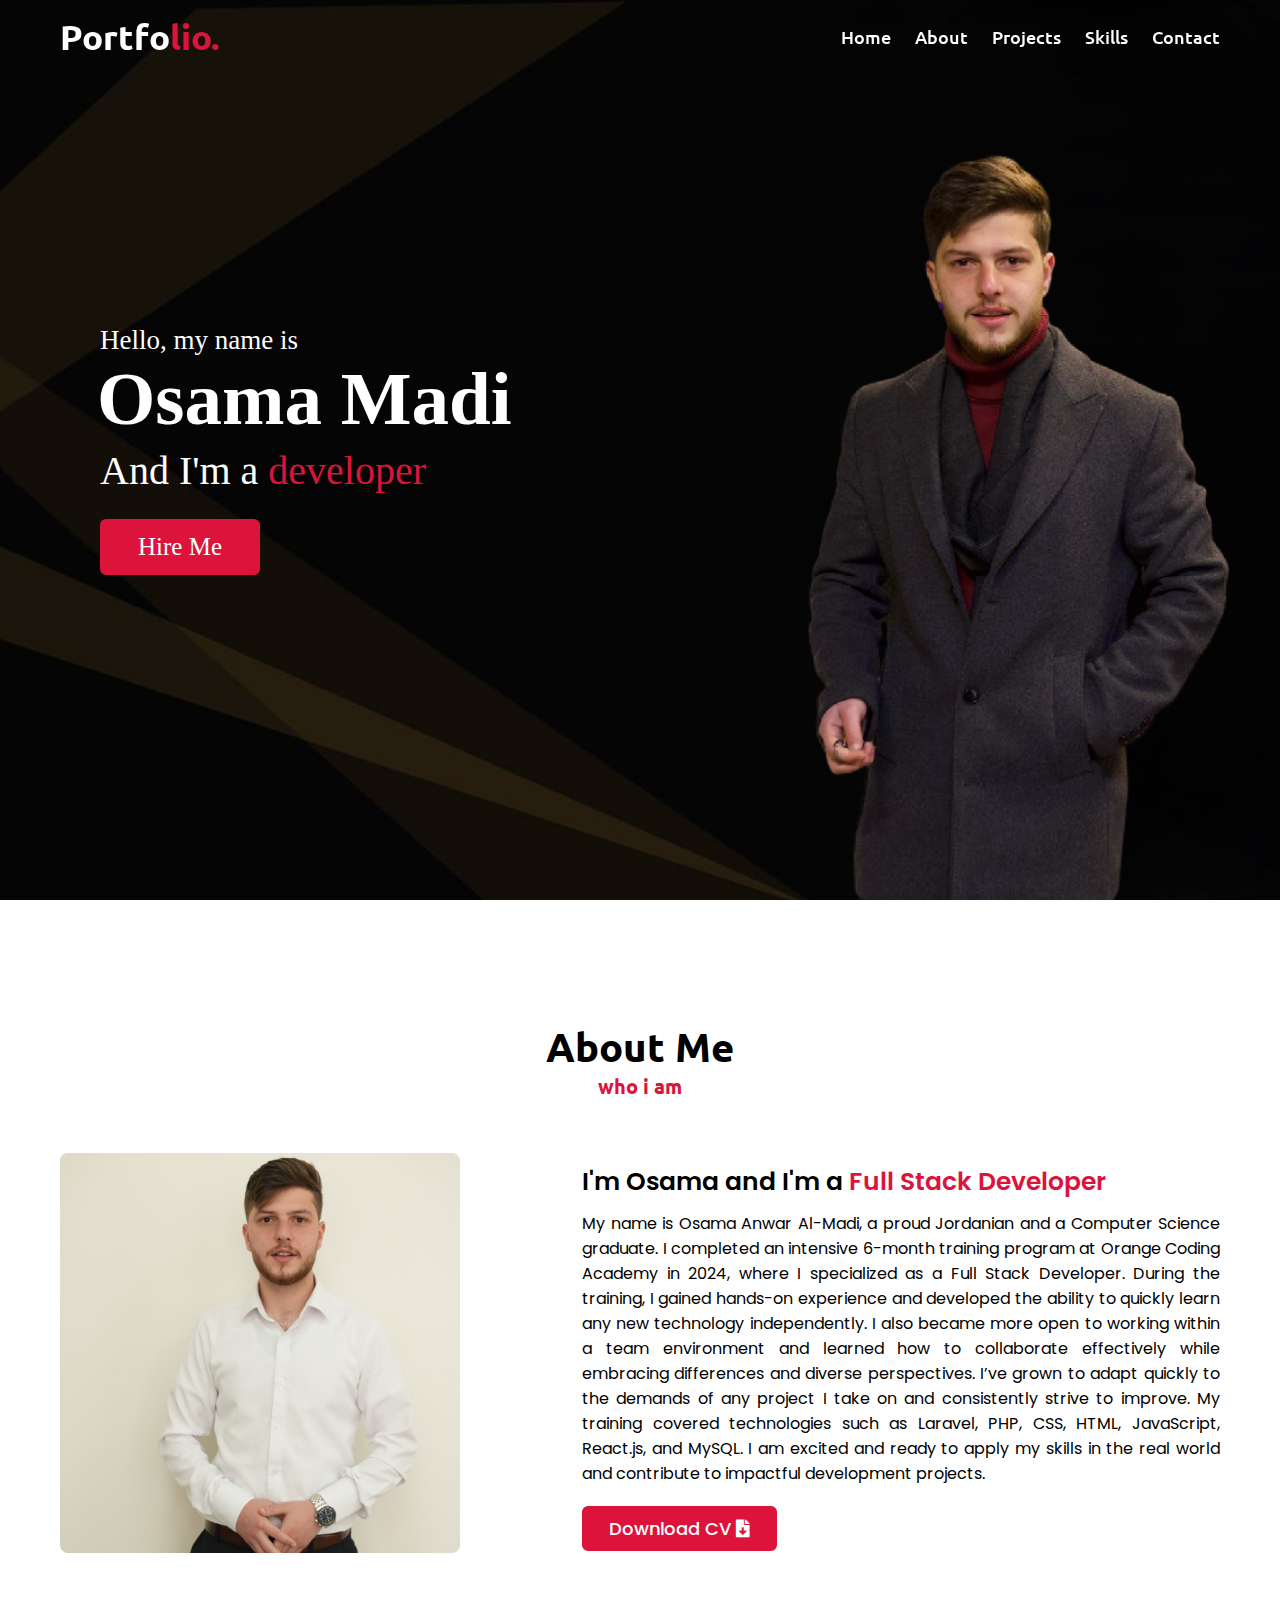
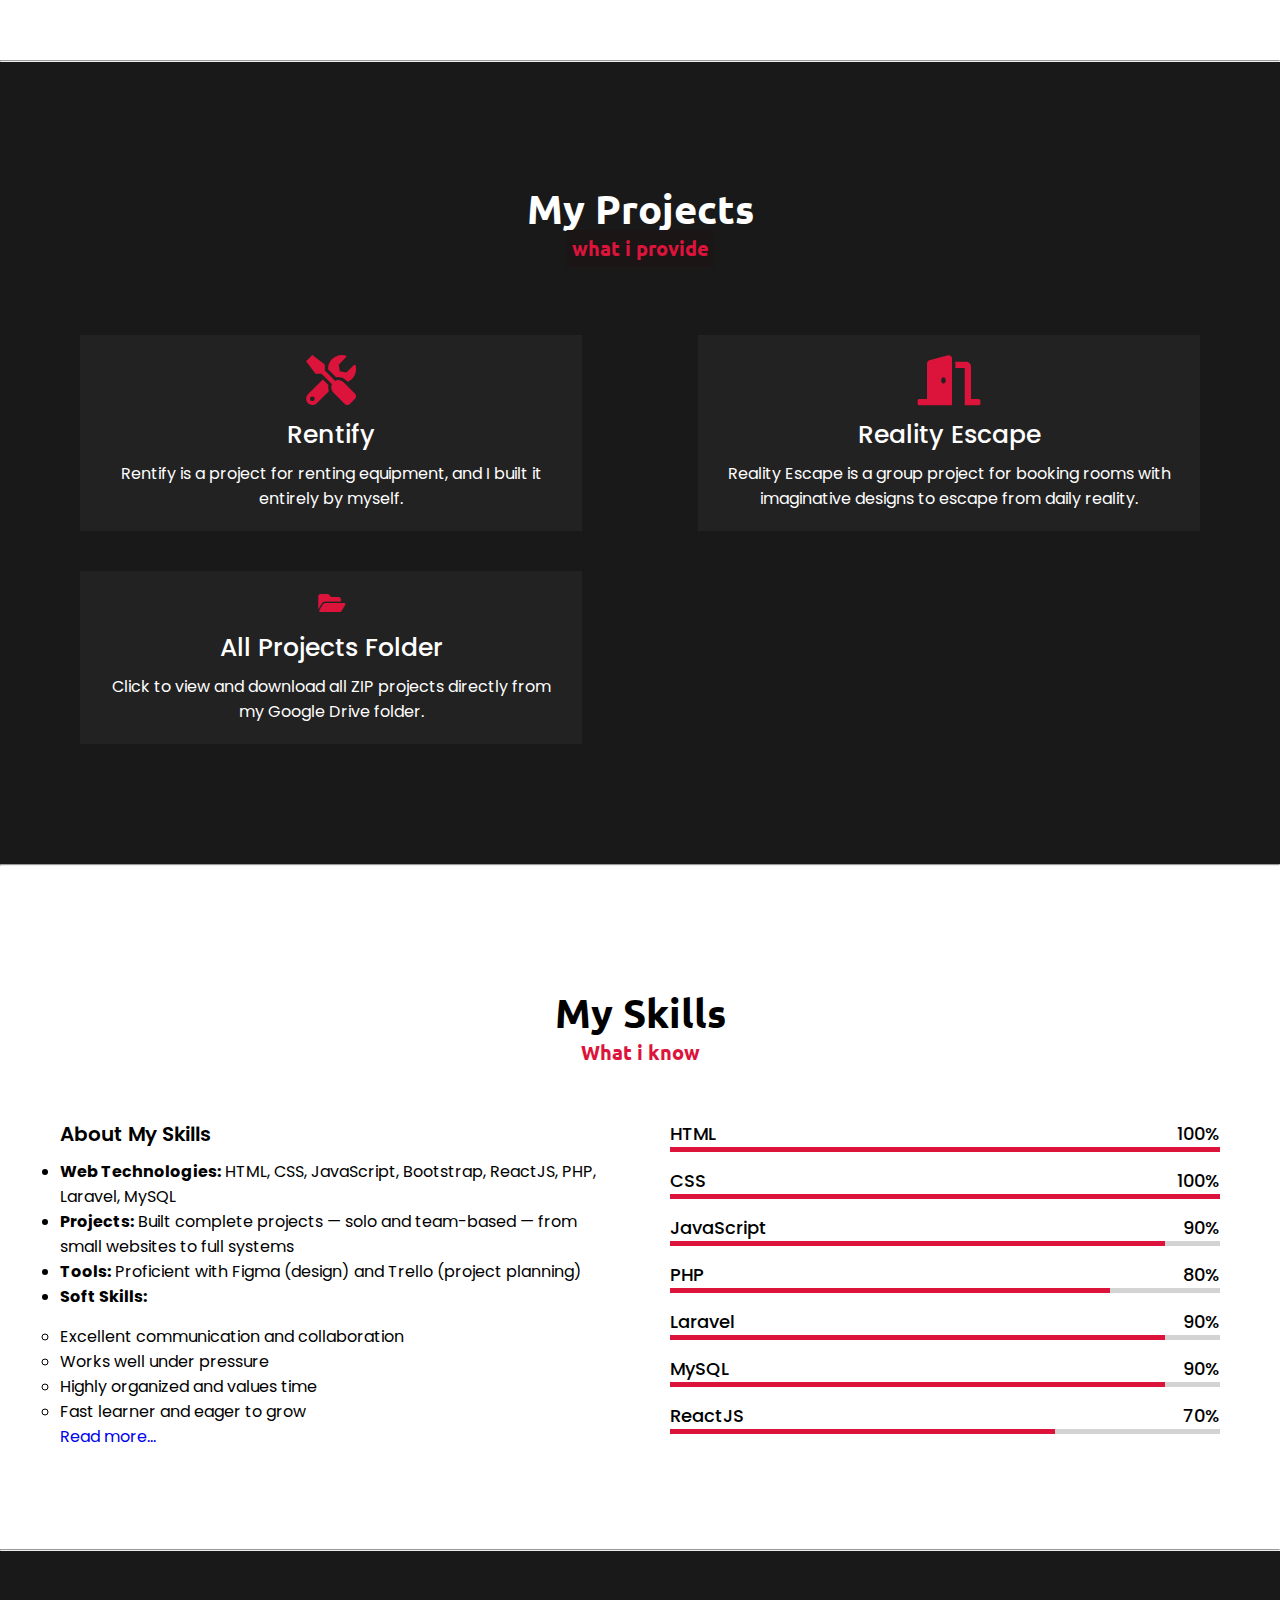
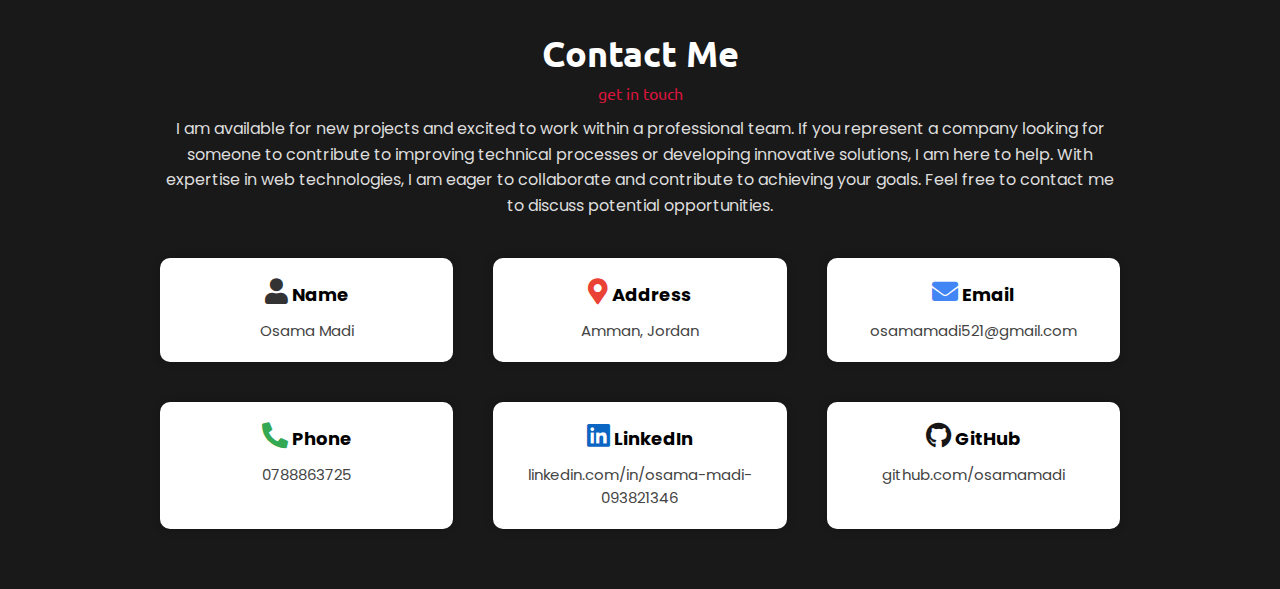
<file: index.html>
<!DoCTYPE html>
<html>

<head>
    <meta charset="UTF-8">
    <meta name="viewport" content="width=device-width, initial-scale=1.0">
    <title>Osama Portfolio</title>


    <link rel="icon" href="img/favicon.png" type="image/png">

    <link rel="stylesheet" href="style.css">
    <link rel="stylesheet" href="https://cdnjs.cloudflare.com/ajax/libs/font-awesome/5.15.4/css/all.min.css">
    <script src="https://code.jquery.com/jquery-3.7.1.min.js"></script>
    <link href="https://fonts.googleapis.com/css2?family=Poppins:wght@400;500;600;700&display=swap" rel="stylesheet">
    <link href="https://fonts.googleapis.com/css2?family=Ubuntu:wght@400;500;700&display=swap" rel="stylesheet">
</head>


<body>
    <nav class="navbar">
        <div class="maxWidth">
            <div class="logo"><a href="#">Portfo<span>lio.</span></a></div>
            <ul class="menu">
                <li><a href="#home">Home</a></li>
                <li><a href="#about">About</a></li>
                <li><a href="#services">Projects</a></li>
                <li><a href="#Skills">Skills</a></li>
                <li><a href="#contact">Contact</a></li>
            </ul>
            <div class="menu-btn">
                <i class="fa fa-bars"></i>
            </div>
        </div>
    </nav>
    <!--Start Home-->
    <section class="home" id="home">
        <div class="maxWidth">
            <div class="home-content">
                <div class="text-1">Hello, my name is </div>
                <div class="text-2">Osama Madi</div>
                <div class="text-3">And I'm a <span>developer</span> </div>
                <a href="https://mail.google.com/mail/?view=cm&fs=1&to=osamamadi521@gmail.com&su=Interview%20Request&body=I%20would%20like%20to%20get%20in%20touch%20with%20you%20regarding%20a%20possible%20interview.%20Please%20contact%20me."
                    target="_blank" class="btn">
                    Hire Me
                </a>

            </div>
        </div>
    </section>
    <!-- about section start-->

    <section class="about" id="about">
        <div class="maxWidth">
            <h2 class="title">About Me</h2>
            <div class="about-content">
                <div class="column left" alt="">
                    <img src="img/leftimg.jpg" alt="Osama Madi">
                </div>
                <div class="column rigth">
                    <div class="text">I'm Osama and I'm a <span>Full Stack Developer</span></div>
                    <p>
                        My name is Osama Anwar Al-Madi, a proud Jordanian and a Computer Science graduate. I completed
                        an intensive
                        6-month training program at Orange Coding Academy in 2024, where I specialized as a Full Stack
                        Developer.

                        During the training, I gained hands-on experience and developed the ability to quickly learn any
                        new technology
                        independently. I also became more open to working within a team environment and learned how to
                        collaborate effectively
                        while embracing differences and diverse perspectives.

                        I’ve grown to adapt quickly to the demands of any project I take on and consistently strive to
                        improve. My training
                        covered technologies such as Laravel, PHP, CSS, HTML, JavaScript, React.js, and MySQL.

                        I am excited and ready to apply my skills in the real world and contribute to impactful
                        development projects.
                    </p>
                    <a href="documents/Osama Almadi2025.pdf" target="_blank">
                        Download CV <i class="fas fa-file-download"></i>
                    </a>
                </div>

            </div>
        </div>
    </section>


    <!-- services section start-->
    <hr>

    <section class="services" id="services">
        <div class="maxWidth">
            <h2 class="title">My Projects</h2>
            <div class="serv-content">
                <div class="card">
                    <div class="box">
                        <a href="https://drive.google.com/uc?export=download&id=12J7yAe9FZ-XKMCy3396p4XiWUz1fB30c"
                            target="_blank" style="color: rgb(254, 254, 254);">
                            <i class="fas fa-tools"></i>
                            <div class="text">Rentify</div>
                            <p>Rentify is a project for renting equipment, and I built it entirely by myself.</p>
                        </a>
                    </div>
                </div>

                <div class="card">
                    <div class="box">
                        <a href="https://drive.google.com/uc?export=download&id=1uJW2gQMY7RwSiB6vwZesm0RXCavkJYDF"
                            target="_blank" style="color: rgb(254, 254, 254);">
                            <i class="fas fa-door-open"></i>
                            <div class="text">Reality Escape</div>
                            <p>Reality Escape is a group project for booking rooms with imaginative designs to escape
                                from daily reality.</p>
                        </a>
                    </div>
                </div>

                <div class="card">
                    <div class="box">
                        <a href="https://drive.google.com/drive/folders/1Rn3hLgKL52Lq7aRH64zK664XKnS8Feln?usp=sharing"
                            target="_blank" style="color: rgb(254, 254, 254);">
                            <i class="fas fa-folder-open" style="font-size:24px;"></i>
                            <div class="text">All Projects Folder</div>
                            <p>Click to view and download all ZIP projects directly from my Google Drive folder.</p>
                        </a>
                    </div>
                </div>
            </div>
        </div>
    </section>

    <!-- Skills Section Start -->

    <hr>
    <section class="Skills" id="Skills">
        <div class="maxWidth">
            <h2 class="title">My Skills</h2>
            <div class="skills-content">
                <div class="column left">
                    <div class="text">About My Skills</div>
                    <ul class="skills-page-list">
                        <li><strong>Web Technologies:</strong> HTML, CSS, JavaScript, Bootstrap, ReactJS, PHP, Laravel,
                            MySQL</li>
                        <li><strong>Projects:</strong> Built complete projects — solo and team-based — from small
                            websites to full systems</li>
                        <li><strong>Tools:</strong> Proficient with Figma (design) and Trello (project planning)</li>
                        <li><strong>Soft Skills:</strong>
                            <ul>
                                <li>Excellent communication and collaboration</li>
                                <li>Works well under pressure</li>
                                <li>Highly organized and values time</li>
                                <li>Fast learner and eager to grow</li>
                            </ul>
                        </li>
                    </ul>
                    <a href="skills.html">Read more...</a>
                </div>

                <div class="column right">
                    <div class="bars">
                        <div class="info">
                            <span>HTML</span>
                            <span>100%</span>
                        </div>
                        <div class="line html"></div>
                    </div>

                    <div class="bars">
                        <div class="info">
                            <span>CSS</span>
                            <span>100%</span>
                        </div>
                        <div class="line CSS"></div>
                    </div>

                    <div class="bars">
                        <div class="info">
                            <span>JavaScript</span>
                            <span>90%</span>
                        </div>
                        <div class="line js"></div>
                    </div>

                    <div class="bars">
                        <div class="info">
                            <span>PHP</span>
                            <span>80%</span>
                        </div>
                        <div class="line php"></div>
                    </div>

                    <div class="bars">
                        <div class="info">
                            <span>Laravel</span>
                            <span>90%</span>
                        </div>
                        <div class="line laravel"></div>
                    </div>

                    <div class="bars">
                        <div class="info">
                            <span>MySQL</span>
                            <span>90%</span>
                        </div>
                        <div class="line SQL"></div>
                    </div>

                    <div class="bars">
                        <div class="info">
                            <span>ReactJS</span>
                            <span>70%</span>
                        </div>
                        <div class="line reactjs"></div>
                    </div>
                </div>
            </div>
        </div>
    </section>

    <hr>
    <!-- Contact Section Start-->
    <section class="contact" id="contact">
        <h2 class="title">Contact Me</h2>

        <div class="contact-content">
            <p>
                I am available for new projects and excited to work within a professional team.
                If you represent a company looking for someone to contribute to improving technical processes
                or developing innovative solutions, I am here to help.
                With expertise in web technologies, I am eager to collaborate and contribute to achieving your goals.
                Feel free to contact me to discuss potential opportunities.
            </p>

            <div class="icons">
                <div class="row">
                    <div class="head">
                        <i class="fas fa-user"></i> Name
                    </div>
                    <div class="sub-title">Osama Madi</div>
                </div>

                <div class="row">
                    <div class="head">
                        <i class="fas fa-map-marker-alt"></i>
                        <a href="https://maps.google.com/maps?q=31.913677215576172,35.91953659057617&z=17&hl=en"
                            target="_blank">
                            Address
                        </a>
                    </div>
                    <div class="sub-title">Amman, Jordan</div>
                </div>

                <div class="row">
                    <div class="head">
                        <i class="fas fa-envelope"></i>
                        <a href="mailto:osamamadi521@gmail.com">Email</a>
                    </div>
                    <div class="sub-title">osamamadi521@gmail.com</div>
                </div>

                <div class="row">
                    <div class="head">
                        <i class="fas fa-phone-alt"></i>
                        <a href="tel:+962788863725">Phone</a>
                    </div>
                    <div class="sub-title">0788863725</div>
                </div>

                <div class="row">
                    <div class="head">
                        <i class="fab fa-linkedin"></i>
                        <a href="https://www.linkedin.com/in/osama-madi-093821346/" target="_blank">LinkedIn</a>
                    </div>
                    <div class="sub-title">linkedin.com/in/osama-madi-093821346</div>
                </div>

                <div class="row">
                    <div class="head">
                        <i class="fab fa-github"></i>
                        <a href="https://github.com/OsamaMdi" target="_blank">GitHub</a>
                    </div>
                    <div class="sub-title">github.com/osamamadi</div>
                </div>
            </div>
        </div>
    </section>


    <script src="script.js"> </script>
</body>

</html>
</file>
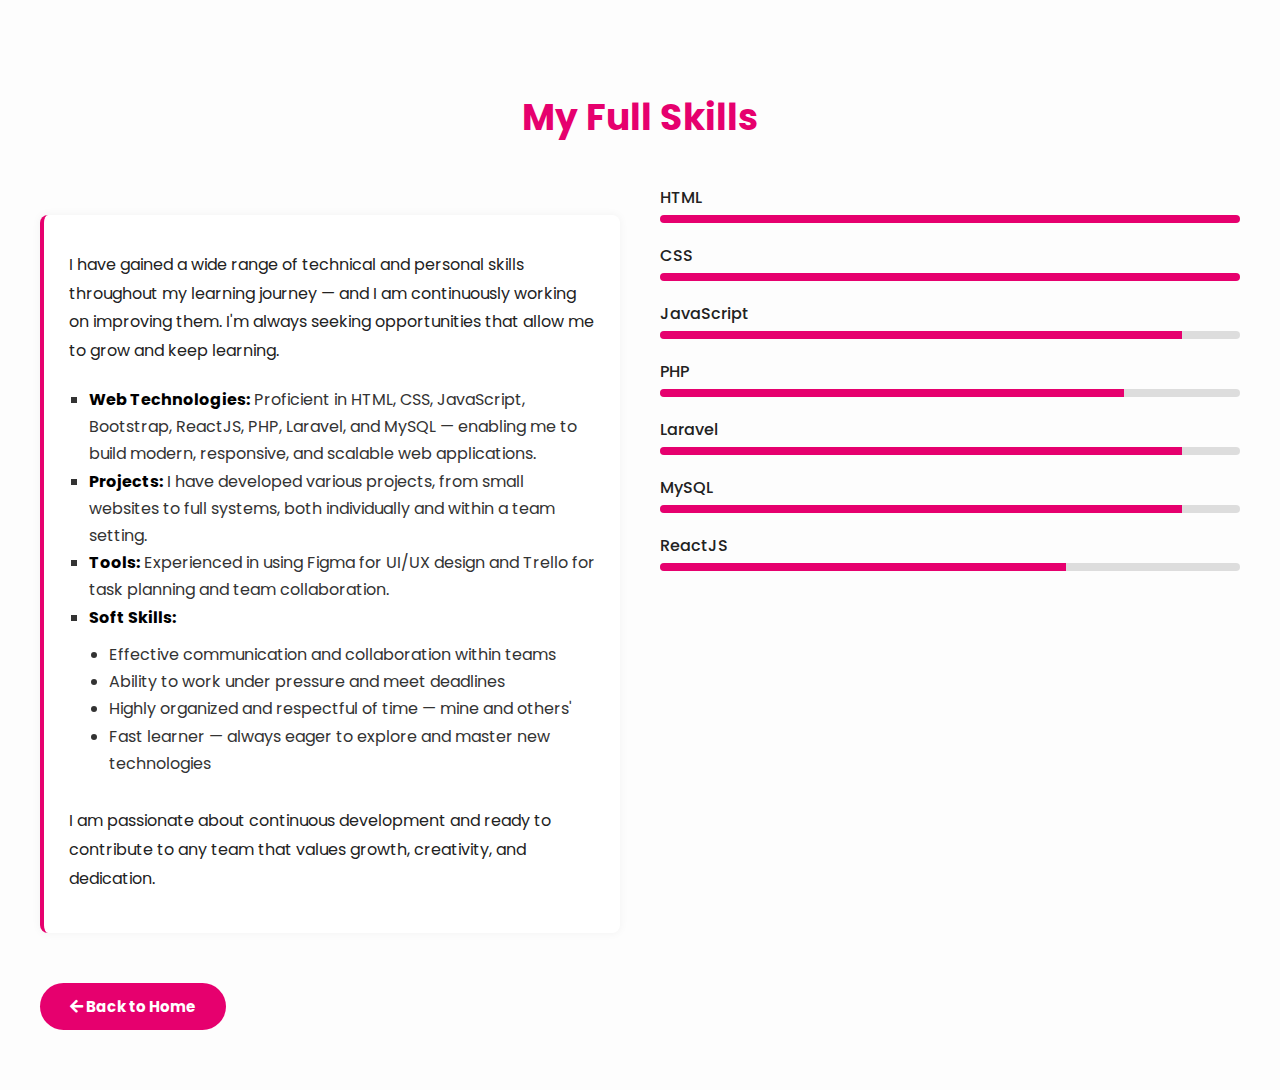
<file: skills.html>
<!DOCTYPE html>
<html lang="en">

<head>
    <meta charset="UTF-8">
    <meta name="viewport" content="width=device-width, initial-scale=1.0">
    <title>My Full Skills - Osama Madi</title>
    <link rel="stylesheet" href="skills-style.css">
    <link rel="stylesheet" href="https://cdnjs.cloudflare.com/ajax/libs/font-awesome/5.15.4/css/all.min.css">
    <link href="https://fonts.googleapis.com/css2?family=Poppins:wght@400;600;700&display=swap" rel="stylesheet">
</head>

<body class="skills-page-body">

    <section class="skills-page-container">
        <h2 class="skills-page-title">My Full Skills</h2>

        <div class="skills-page-wrapper">
            <div class="skills-page-column">
                <div class="skills-page-extra-text">
                    <p>
                        I have gained a wide range of technical and personal skills throughout my learning journey — and
                        I am continuously working on improving them. I'm always seeking opportunities that allow me to
                        grow and keep learning.
                    </p>
                    <ul class="skills-page-list">
                        <li><strong>Web Technologies:</strong> Proficient in HTML, CSS, JavaScript, Bootstrap, ReactJS,
                            PHP, Laravel, and MySQL — enabling me to build modern, responsive, and scalable web
                            applications.</li>
                        <li><strong>Projects:</strong> I have developed various projects, from small websites to full
                            systems, both individually and within a team setting.</li>
                        <li><strong>Tools:</strong> Experienced in using Figma for UI/UX design and Trello for task
                            planning and team collaboration.</li>
                        <li><strong>Soft Skills:</strong>
                            <ul>
                                <li>Effective communication and collaboration within teams</li>
                                <li>Ability to work under pressure and meet deadlines</li>
                                <li>Highly organized and respectful of time — mine and others'</li>
                                <li>Fast learner — always eager to explore and master new technologies</li>
                            </ul>
                        </li>
                    </ul>
                    <p>
                        I am passionate about continuous development and ready to contribute to any team that values
                        growth, creativity, and dedication.
                    </p>
                </div>
            </div>

            <div class="skills-page-column">
                <div class="skill-item">
                    <span>HTML</span>
                    <div class="skill-bar">
                        <div class="skill-fill" style="width: 100%"></div>
                    </div>
                </div>

                <div class="skill-item">
                    <span>CSS</span>
                    <div class="skill-bar">
                        <div class="skill-fill" style="width: 100%"></div>
                    </div>
                </div>

                <div class="skill-item">
                    <span>JavaScript</span>
                    <div class="skill-bar">
                        <div class="skill-fill" style="width: 90%"></div>
                    </div>
                </div>

                <div class="skill-item">
                    <span>PHP</span>
                    <div class="skill-bar">
                        <div class="skill-fill" style="width: 80%"></div>
                    </div>
                </div>

                <div class="skill-item">
                    <span>Laravel</span>
                    <div class="skill-bar">
                        <div class="skill-fill" style="width: 90%"></div>
                    </div>
                </div>

                <div class="skill-item">
                    <span>MySQL</span>
                    <div class="skill-bar">
                        <div class="skill-fill" style="width: 90%"></div>
                    </div>
                </div>

                <div class="skill-item">
                    <span>ReactJS</span>
                    <div class="skill-bar">
                        <div class="skill-fill" style="width: 70%"></div>
                    </div>
                </div>
            </div>
        </div>

        <a class="skills-page-back-btn" href="index.html"><i class="fas fa-arrow-left"></i> Back to Home</a>
    </section>

</body>

</html>
</file>
<file: style.css>
* {
    margin: 0;
    padding: 0;
    box-sizing: border-box;
    text-decoration: none;
}

body {
    overflow-x: hidden;
}

.maxWidth {
    max-width: 1300px;
    padding: 0 60px;
    margin: auto;
}

/* navbar styling*/
.navbar {
    position: fixed;
    width: 100%;
    z-index: 999;
    padding: 15px 0;
    font-family: 'ubuntu', sans-serif;
    transition: all 0.5s ease;
}

.navbar.sticky {
    padding: 15px 0;
    background: crimson;
}

.navbar .logo a {
    color: white;
    font-size: 35px;
    font-weight: 600;
}

.navbar .logo a span {
    color: crimson;
    transition: all 0.3s ease;
}

.navbar.sticky .logo a span {
    color: white;
}

.navbar .maxWidth {
    display: flex;
    align-items: center;
    justify-content: space-between;
}

.navbar .menu li {
    list-style: none;
    display: inline-block;
}

.navbar .menu li a {
    color: white;
    font-size: 18px;
    font-weight: 500;
    margin-left: 20px;
    transition: color 0.3s ease;
}

.navbar .menu li a:hover {
    color: crimson;
}

.navbar.sticky .menu li a:hover {
    color: white;
}

/*  menu btn styling  */

.menu-btn {
    color: white;
    font-size: 23px;
    cursor: pointer;
    display: none;
}

/*  Home styling  */
html {
    scroll-behavior: smooth;
}

.home {
    display: flex;
    background: url(img/banner-logo.png) no-repeat center;
    background-size: cover;
    height: 100vh;
    width: 100%;
    color: white;
    min-height: 500px;
}

.home .maxWidth {
    margin: auto 0 auto 40px;
}

.home .home-content .text-1 {
    font-size: 27px;

}

.home .home-content .text-2 {
    font-size: 75px;
    font-weight: 600;
    margin-left: -3px;
}

.home .home-content .text-3 {
    font-size: 40px;
    margin: 5px 0;

}

.home .home-content .text-3 span {
    color: crimson;
    font-weight: 500;
}

.home .home-content a {
    display: inline-block;
    background-color: crimson;
    color: white;
    font-size: 25px;
    padding: 12px 36px;
    margin-top: 20px;
    border-radius: 6px;
    border: 2px solid crimson;
    transition: all 0.4s ease;
}

.home .home-content a:hover {
    color: crimson;
    background: none;
}

/* This styling is for all sections*/
section {
    padding: 100px 0;
}

.about,
.services,
.Skills,
.contact {
    font-family: 'poppins', sans-serif;
}

section .title {
    position: relative;
    text-align: center;
    font-size: 40px;
    /* font-weight: 500; */
    margin-bottom: 60px;
    padding: 20px;
    font-family: 'ubuntu', sans-serif;
}

/* section .title::before {
    content: "";
    position: absolute;
    bottom: 0;
    left: 50%;
    width: 180px;
    height: 2px;
    background: 000000e6;
    transform: translateX(-50%);
} */

section .title::after {
    position: absolute;
    bottom: -12px;
    left: 50%;
    font-size: 20px;
    color: crimson;
    padding: 5px;
    transform: translateX(-50%);
}

/* About styling  */

.about .title::after {
    content: "who i am";

}

.about .about-content,
.services .serv-content,
.Skills .skills-content {
    display: flex;
    flex-wrap: wrap;
    align-items: center;
    justify-content: space-between;
}

.about .about-content .left {
    width: 45%;
}

.about .about-content .left img {

    height: 400px;
    width: 400px;
    object-fit: cover;
    border-radius: 8px;
}

.about .about-content .rigth {
    width: 55%;
}

.about .about-content .rigth .text {
    font-size: 25px;
    font-weight: 600;
    margin-bottom: 10px;
}

.about .about-content .rigth .text span {
    color: crimson;
}

.about .about-content .rigth p {
    text-align: justify;
}

.about .about-content .rigth a {
    display: inline-block;
    background-color: crimson;
    color: white;
    font-size: 18px;
    font-weight: 500;
    padding: 7px 25px;
    margin-top: 20px;
    border-radius: 6px;
    border: 2px solid crimson;
    transition: all 0.4s ease;
}

.about .about-content .rigth a:hover {
    color: crimson;
    background: none;
}

/* services section styling */
.services {
    color: white;
    background: #000000e6;
}

.services .title::after {
    background: #1b1515;
    content: "what i provide";

}

.services .title::before {
    background: white;


}

.services .serv-content .card {
    width: calc(45% - 20px);
    margin: 20px;
    background: #222;
    text-align: center;
    padding: 20px 25px;
    border: 6px;
    cursor: pointer;
    transition: all 0.4s ease;
}

.services .serv-content .card:hover {
    background: crimson;
}

.services .serv-content .card .box {
    transition: all 0.4s ease;
}

.services .serv-content .card:hover .box {
    transform: scale(1.05);
}

.services .serv-content .card:hover i {

    color: white;
}

.services .serv-content .card i {

    font-size: 50px;
    color: crimson;
    transition: color 0.4s ease;
}


.services .serv-content .text {
    font-size: 25px;
    font-weight: 500;
    margin: 10px 0 7px 0;
}

/* Skills section styling */

.Skills .title::after {
    content: "What i know";
}

.Skills .skills-content .column {

    width: calc(50% - 30px);

}

.Skills .skills-content .left .text {
    font-size: 20px;
    font-weight: 600;
    margin-bottom: 10px;
}

.Skills .skills-content .left ul ul {
    margin-top: 15px;
}

.Skills .skills-content .left a:hover {
    color: crimson;

}

.Skills .skills-content .right .bars {

    margin-bottom: 15px;
}

.Skills .skills-content .right .info {

    display: flex;
    align-items: center;
    justify-content: space-between;
}

.Skills .skills-content .right span {

    font-weight: 500;
    font-size: 18px;
}

.Skills .skills-content .right .line {
    height: 5px;
    width: 100%;
    background: lightgray;
    position: relative;
}

.Skills .skills-content .right .line::before {

    content: "";
    position: absolute;
    height: 100%;
    width: 80%;
    left: 0;
    top: 0;
    background: crimson;
}

.Skills .skills-content .right .html::before {
    width: 100%;
}

.Skills .skills-content .right .CSS::before {
    width: 100%;
}

.Skills .skills-content .right .js::before {
    width: 90%;
}

.Skills .skills-content .right .php::before {
    width: 80%;
}

.Skills .skills-content .right .laravel::before {
    width: 90%;
}

.Skills .skills-content .right .SQL::before {
    width: 90%;
}

.Skills .skills-content .right .reactjs::before {
    width: 70%;
}

/* Contact section Styling */
/* Contact Section Styling */
.contact {
    background: #000000e6;
    color: white;
    width: 100%;
    padding: 60px 20px;
}

.contact .title {
    text-align: center;
    font-size: 36px;
    font-weight: 700;
    margin-bottom: 10px;
    color: white;
    position: relative;
}

.contact .title::after {
    content: "get in touch";
    display: block;
    font-size: 16px;
    font-weight: 400;
    margin-top: 8px;
    color: crimson;
}

.contact .text {
    text-align: center;
    font-size: 20px;
    margin-bottom: 30px;
    color: #fff;
}

.contact-content {
    max-width: 1000px;
    margin: auto;
}

.contact-content p {
    text-align: center;
    font-size: 16px;
    margin-top: 20px;
    margin-bottom: 40px;
    line-height: 1.6;
    padding: 0 20px;
    color: #ddd;
}

.icons {
    display: flex;
    flex-wrap: wrap;
    justify-content: center;
    gap: 40px;
    padding: 0 20px;
}

.icons .row {
    flex: 1 1 250px;
    background: #fff;
    color: #000;
    padding: 20px;
    border-radius: 10px;
    text-align: center;
    box-shadow: 0 0 10px rgba(0, 0, 0, 0.2);
    transition: transform 0.3s ease;
}

.icons .row:hover {
    transform: translateY(-5px);
}

/* Default Icon Styling */
.icons .row .head i {
    font-size: 26px;
    margin-bottom: 10px;
}

/* Individual Icon Colors */
.icons .row:nth-child(1) .head i {
    color: #333;
}

/* Name */
.icons .row:nth-child(2) .head i {
    color: #EA4335;
}

/* Address */
.icons .row:nth-child(3) .head i {
    color: #4285F4;
}

/* Email */
.icons .row:nth-child(4) .head i {
    color: #34A853;
}

/* Phone */
.icons .row:nth-child(5) .head i {
    color: #0A66C2;
}

/* LinkedIn */
.icons .row:nth-child(6) .head i {
    color: #171515;
}

/* GitHub */

.head {
    font-size: 18px;
    font-weight: bold;
    margin-bottom: 5px;
}

.head a {
    color: inherit;
    text-decoration: none;
}

.head a:hover {
    text-decoration: underline;
}

.sub-title {
    font-size: 15px;
    color: #444;
}

/* Start responsive media */

@media screen and (max-width:1280px) {
    .home {
        display: flex;

        height: 100vh;
        color: white;
        min-height: 500px;
    }

}

@media screen and (max-width:1050px) {
    .home .maxWidth {
        margin-left: 0px;
    }

    .home {
        background: url(img/banner.png) no-repeat center;
    }

    .about .about-content .left img {

        height: 400px;
        width: 350px;
        object-fit: cover;
        border-radius: 8px;
    }



    .about .about-content .rigth {
        width: 50%;
    }


}



@media screen and (max-width: 905px) {
    .maxWidth {
        padding: 0 40px;
    }

    .menu-btn {
        z-index: 999;
        display: block;
    }

    .menu-btn i.active:before {
        content: "\f00d";
    }

    .navbar .menu {
        position: fixed;
        height: 100vh;
        width: 100%;
        left: 0;
        bottom: -100%;
        background-color: #000000e6;
        text-align: center;
        padding-top: 60px;
        transition: all 0.5s ease;
    }

    .navbar .menu.active {
        bottom: 0;
    }

    .navbar .menu li {
        display: block;
    }

    .navbar .menu li a {
        display: inline-block;
        margin: 20px 0;
        font-size: 25px;
    }

    .home .home-content .text-2 {
        font-size: 65px;

    }

    .home .home-content .text-3 {
        font-size: 30px;


    }

    .home .home-content a {
        font-size: 20px;
        padding: 10px 25px;
        margin-top: 20px;
    }

    .about .about-content .column {
        width: 50%;

    }

    .about .about-content .left img {

        height: 350px;
        width: 250px;
    }

    .about .about-content .rigth .text {
        font-size: 17px;
        font-weight: bold;
        margin-bottom: 10px;

    }

    .about .about-content .rigth a {


        font-size: 15px;
        font-weight: 300;
        padding: 4px 15px;

    }


}

@media screen and (max-width: 700px) {
    .maxWidth {
        padding: 0 10px;
    }

    .about .about-content {
        display: flex;
        flex-direction: column;
        align-items: center;
        justify-content: center;
    }

    .about .about-content .rigth .text {
        font-size: 20px;
        font-weight: 700;
        margin-bottom: 10px;
    }

    .about .about-content .rigth {
        width: 85%;
    }

    .Skills .skills-content .column {

        width: 80%;
        margin: 20px;
        padding: 25px;

    }

    .home {
        background: url(img/banners.png) no-repeat center;
    }

}


@media screen and (max-width: 580px) {
    .maxWidth {
        padding: 0 10px;
    }



    .services .serv-content .card {
        width: 90vw;
        margin: 15px;
    }
}




@media screen and (max-width: 350px) {




    .navbar {
        background-color: crimson;
    }

    .home .home-content .text-1 {
        font-size: 20px;

    }

    .home .home-content .text-2 {
        font-size: 35px;

    }

    .home .home-content .text-3 {
        font-size: 25px;


    }

    .home .home-content .text-3 span {
        color: crimson;
        font-weight: 300;
    }

    .home .home-content a {
        font-size: 18px;
        padding: 6px 18px;


    }

    .home .home-content a:hover {
        color: crimson;
        background: none;
    }

}

@media screen and (max-width: 768px) {
    .contact {
        padding: 40px 15px;
    }

    .contact .title {
        font-size: 28px;
    }

    .contact .title::after {
        font-size: 14px;
    }

    .contact .text {
        font-size: 18px;
        margin-bottom: 20px;
    }

    .contact-content p {
        font-size: 14px;
        padding: 0 10px;
        margin-bottom: 30px;
    }

    .icons {
        flex-direction: column;
        align-items: center;
        gap: 15px;
    }

    .icons .row {
        width: 100%;
        max-width: 90%;
        flex: none;
        padding: 15px;
        height: auto;
        box-sizing: border-box;
        display: flex;
        flex-direction: column;
        justify-content: center;
        align-items: center;
    }

    .icons .row i {
        font-size: 22px;
        margin-bottom: 8px;
    }

    .head {
        font-size: 16px;
        text-align: center;
        margin-bottom: 5px;
    }

    .sub-title {
        font-size: 14px;
        text-align: center;
    }
}
</file>
<file: skills-style.css>
/* skills-style.css */

.skills-page-body {
    font-family: 'Poppins', sans-serif;
    margin: 0;
    padding: 0;
    background-color: #fdfdfd;
    color: #222;
}

.skills-page-container {
    padding: 60px 20px;
    max-width: 1200px;
    margin: auto;
}

.skills-page-title {
    text-align: center;
    font-size: 36px;
    font-weight: 700;
    color: #e6006e;
    margin-bottom: 40px;
}

.skills-page-wrapper {
    display: flex;
    flex-wrap: wrap;
    gap: 40px;
    justify-content: center;
}

.skills-page-column {
    flex: 1;
    min-width: 300px;
    max-width: 600px;
}

.skills-page-subtitle {
    font-size: 22px;
    font-weight: 600;
    margin-bottom: 10px;
    color: #000;
    position: relative;
}

.skills-page-subtitle::after {
    content: "";
    position: absolute;
    bottom: -5px;
    left: 0;
    width: 50px;
    height: 3px;
    background-color: #e6006e;
}

.skills-page-list {
    padding-left: 20px;
    list-style: square;
    margin-bottom: 30px;
    line-height: 1.7em;
    color: #333;
}

.skills-page-list ul {
    list-style: disc;
    padding-left: 20px;
    margin-top: 10px;
}

.skill-item {
    margin-bottom: 20px;
}

.skill-item span {
    font-weight: 500;
    display: block;
    margin-bottom: 5px;
}

.skill-bar {
    background: #ddd;
    border-radius: 10px;
    height: 8px;
    overflow: hidden;
}

.skill-fill {
    background-color: #e6006e;
    height: 100%;
    transition: width 0.6s ease-in-out;
}

.skills-page-extra-text {
    font-size: 16px;
    margin-top: 30px;
    background-color: #fff;
    border-left: 4px solid #e6006e;
    padding: 20px 25px;
    box-shadow: 0 0 10px rgba(0, 0, 0, 0.05);
    border-radius: 8px;
    line-height: 1.8em;
}

.skills-page-extra-text p {
    margin-bottom: 20px;
}

.skills-page-extra-text strong {
    color: #000;
}

.skills-page-back-btn {
    display: inline-block;
    margin-top: 50px;
    padding: 12px 30px;
    background: #e6006e;
    color: #fff;
    text-decoration: none;
    border-radius: 30px;
    font-weight: bold;
    font-size: 15px;
    transition: background 0.3s ease;
    text-align: center;
}

.skills-page-back-btn:hover {
    background: #c4005c;
    text-decoration: none;
}

@media (max-width: 768px) {
    .skills-page-wrapper {
        flex-direction: column;
        gap: 20px;
    }

    .skills-page-title {
        font-size: 28px;
    }

    .skills-page-subtitle {
        font-size: 20px;
    }

    .skills-page-back-btn {
        width: 100%;
        text-align: center;
    }
}
</file>
